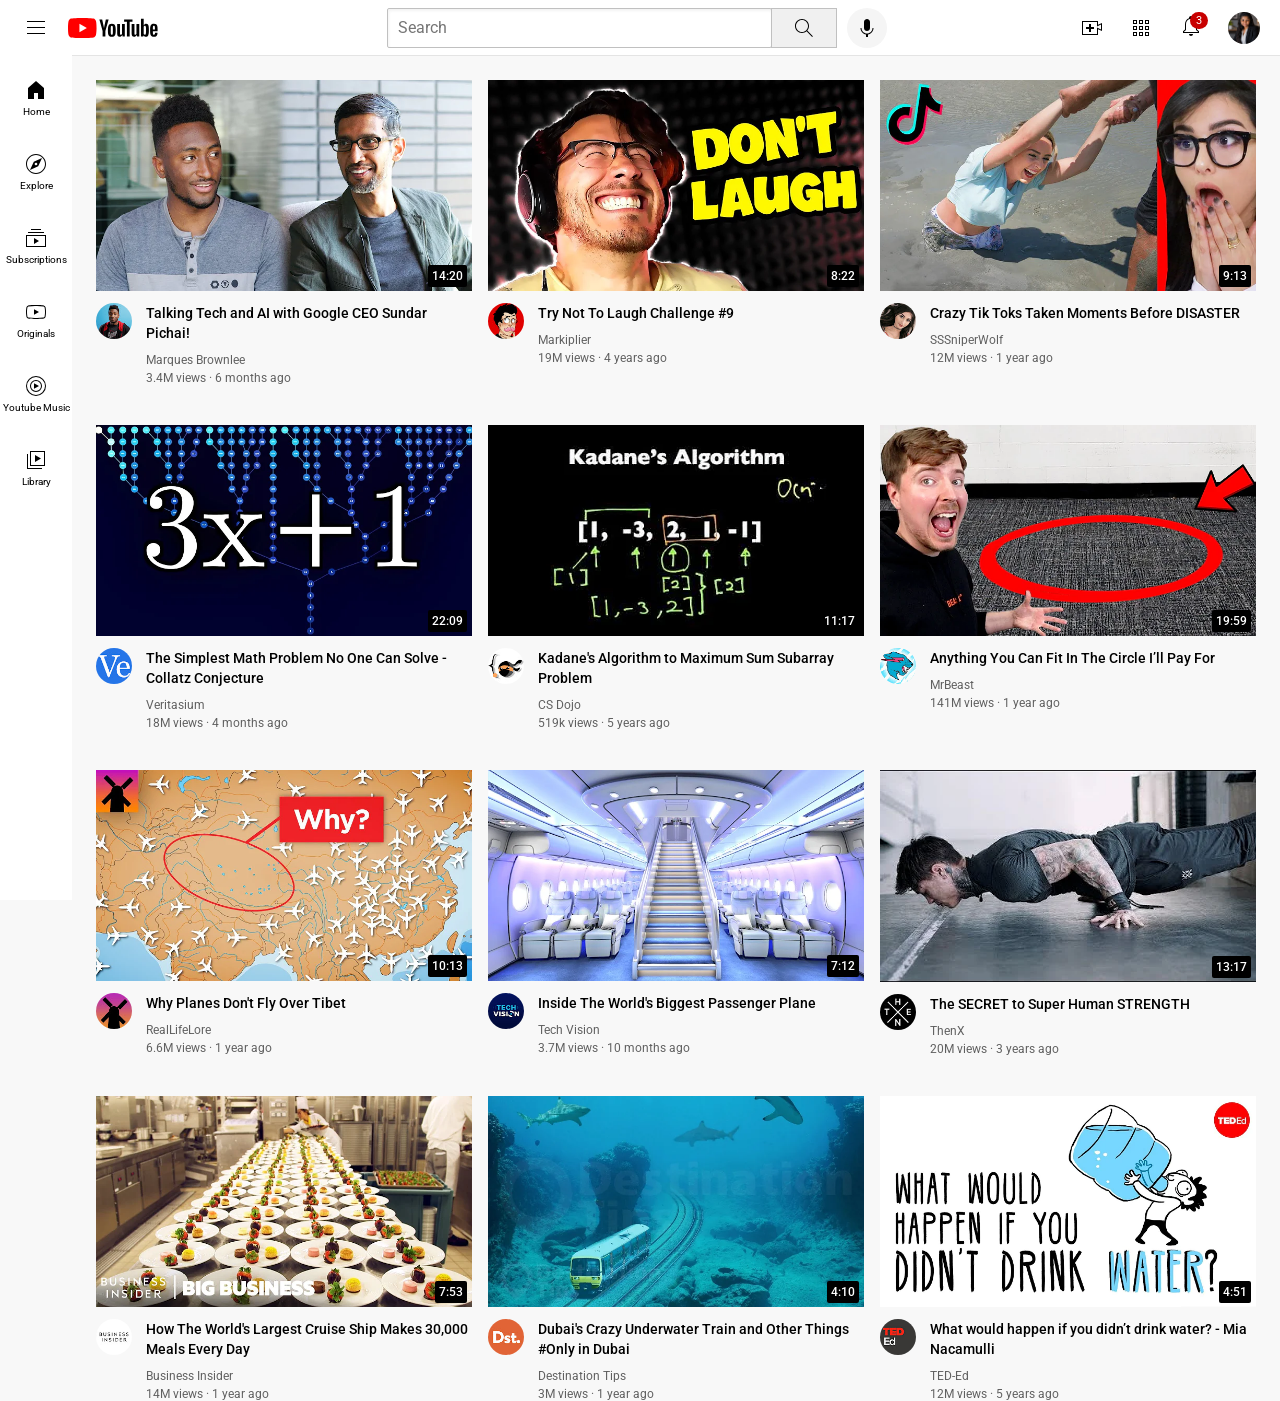
<file: index.html>
<!DOCTYPE html>
<html>
  <head>
    <title>Youtube.com Clone</title>
    <link rel="preconnect" href="https://fonts.googleapis.com">
   <link rel="preconnect" href="https://fonts.gstatic.com" crossorigin>
   <link href="https://fonts.googleapis.com/css2?family=Roboto:ital,wght@0,100..900;1,100..900&display=swap" rel="stylesheet">
   <link rel="preconnect" href="https://fonts.googleapis.com">
   <link rel="preconnect" href="https://fonts.gstatic.com" crossorigin>
   <link href="https://fonts.googleapis.com/css2?family=Roboto:ital,wght@0,100..900;1,100..900&display=swap" rel="stylesheet">
   <link rel="preconnect" href="https://fonts.googleapis.com">
   <link rel="preconnect" href="https://fonts.gstatic.com" crossorigin>
   <link href="https://fonts.googleapis.com/css2?family=Roboto:ital,wght@0,100..900;1,100..900&display=swap" rel="stylesheet">
   <link rel="stylesheet" href="styles/general.css">
   <link rel="stylesheet" href="styles/video.css">
   <link rel="stylesheet" href="styles/sidebar.css">
   <link rel="stylesheet" href="styles/header.css">
  </head>
  <body>
    <div class="header" >
      <div class="left-section">
        <img class="hamburger-menu"  src="icons/hamburger-menu.svg">
        <img class="youtube-logo"   src="icons/youtube-logo.svg">
      </div>
      <div class="middle-section">
         <input class="search-bar" type="text"  placeholder="Search">
          <button class="search-button">
            <img class="search-icon" src="icons/search.svg">
            <div class="tooltip">Search</div>
          </button>
          <button class="voice-search-button">
            <img class="voice-search-icon" src="icons/voice-search-icon.svg">
            <div class="tooltip">Search with your voice</div>
          </button>
      </div>
      <div class="right-section">
        <div class="upload-icon-container">
          <img class="upload-icon" src="icons/upload.svg">
          <div class="tooltip">Create</div>
        </div>
        <div class="youtube-apps-container">
          <img  class="youtube-apps-icon" src="icons/youtube-apps.svg">
          <div class="tooltip">Youtube apps</div>
        </div>
        <div class="not-app">
          <div class="notifications-icon-container">
            <img class="notifications-icon" src="icons/notifications.svg">
            <div class="notifications-count">3</div>
            <div class="tooltip">Notifications</div>
          </div>
        </div>
       
        <img class="current-user-picture"  src="channel/my-channel.jpeg">
      </div>
    </div>
    

    <div class="sidebar">
      <div class="sidebar-link">
        <img src="icons/home.svg">
        <div>Home</div>
      </div>
      <div class="sidebar-link">
         <img src="icons/explore.svg">
         <div>Explore</div>
      </div>
      <div class="sidebar-link">
        <img src="icons/subscriptions.svg">
        <div>Subscriptions</div>
      </div>
      <div class="sidebar-link">
        <img src="icons/originals.svg">
        <div>Originals</div>
      </div>
      <div class="sidebar-link">
        <img src="icons/youtube-music.svg">
        <div>Youtube Music</div>
      </div>
      <div class="sidebar-link">
        <img src="icons/library.svg">
        <div>Library</div>
      </div>
    </div>

    <div class="video-grid">
      <div class="video-preview">
      <div class="thumbnail-row">
        <img class="thumbnail" src="thumbnails/thumbnail-1.webp">
        <div class="video-time">14:20</div>
      </div>
      <div class="video-info-grid">
        <div class="channel-picture">
           <img class="profile-picture" src="channel/channel-1.jpeg">
        </div>
        <div class="video-info">
          <p class="video-title">
           Talking Tech and AI with Google CEO Sundar Pichai!
          </p>
          <p class="video-author">
            Marques Brownlee
          </p>
          <p class="video-stats">
            3.4M views &#183; 6 months ago
          </p>
        </div>
      </div>
    </div>

    <div class="video-preview">
      <div class="thumbnail-row">
        <img class="thumbnail" src="thumbnails/thumbnail-2.webp">
        <div class="video-time">8:22</div>
      </div>
      <div class="video-info-grid">
        <div class="channel-picture">
          <img class="profile-picture"
           src="channel/channel-2.jpeg">
        </div>
        <div class="video-info">
          <p class="video-title">
            Try Not To Laugh Challenge #9
          </p>
          <p class="video-author">
             Markiplier
          </p>
          <p class="video-stats">
            19M views &#183; 4 years ago
         </p>
        </div>
      </div> 
    </div>
    <div class="video-preview">
      <div class="thumbnail-row">
        <img class="thumbnail" src="thumbnails/thumbnail-3.webp">
        <div class="video-time">9:13</div>
      </div>
      <div class="video-info-grid">
        <div class="channel-picture">
           <img class="profile-picture"
            src="channel/channel-3.jpeg">
        </div>
        <div class="video-info">
          <p class="video-title">
            Crazy Tik Toks Taken Moments Before DISASTER
          </p>
          <p class="video-author">
            SSSniperWolf
          </p>
          <p class="video-stats">
            12M views &#183; 1 year ago
          </p>
        </div>
      </div>
    </div>

    <div class="video-preview">
      <div class="thumbnail-row">
        <img class="thumbnail" src="thumbnails/thumbnail-4.webp">
        <div class="video-time">22:09</div>
      </div>
      <div class="video-info-grid">
        <div class="channel-picture">
          <img class="profile-picture"
           src="channel/channel-4.jpeg">
        </div>
        <div class="video-info">
          <p class="video-title">
            The Simplest Math Problem No One Can Solve - Collatz Conjecture
          </p>
          <p class="video-author">
            Veritasium
          </p>
          <p class="video-stats">
            18M views &#183; 4 months ago
         </p>
        </div>
      </div> 
    </div>
    <div class="video-preview">
      <div class="thumbnail-row">
        <img class="thumbnail" src="thumbnails/thumbnail-5.webp">
        <div class="video-time">11:17</div>
      </div>
      <div class="video-info-grid">
        <div class="channel-picture">
           <img class="profile-picture"
            src="channel/channel-5.jpeg">
        </div>
        <div class="video-info">
          <p class="video-title">
            Kadane's Algorithm to Maximum Sum Subarray Problem
          </p>
          <p class="video-author">
            CS Dojo
          </p>
          <p class="video-stats">
            519k views &#183; 5 years ago
          </p>
        </div>
      </div>
    </div>

    <div class="video-preview">
      <div class="thumbnail-row">
        <img class="thumbnail" src="thumbnails/thumbnail-6.webp">
        <div class="video-time">19:59</div>
      </div>
      <div class="video-info-grid">
        <div class="channel-picture">
          <img class="profile-picture"
           src="channel/channel-6.jpeg">
        </div>
        <div class="video-info">
          <p class="video-title">
            Anything You Can Fit In The Circle I’ll Pay For
          </p>
          <p class="video-author">
            MrBeast
          </p>
          <p class="video-stats">
            141M views &#183; 1 year ago
         </p>
        </div>
      </div> 
    </div>


    <div class="video-preview">
      <div class="thumbnail-row">
        <img class="thumbnail" src="thumbnails/thumbnail-7.webp">
        <div class="video-time">10:13</div>
      </div>
      <div class="video-info-grid">
        <div class="channel-picture">
           <img class="profile-picture"
            src="channel/channel-7.jpeg">
        </div>
        <div class="video-info">
          <p class="video-title">
            Why Planes Don't Fly Over Tibet
          </p>
          <p class="video-author">
            RealLifeLore
          </p>
          <p class="video-stats">
           6.6M views &#183; 1 year ago
          </p>
        </div>
      </div>
    </div>

    <div class="video-preview">
      <div class="thumbnail-row">
        <img class="thumbnail" src="thumbnails/thumbnail-8.webp">
        <div class="video-time">7:12</div>
      </div>
      <div class="video-info-grid">
        <div class="channel-picture">
           <img class="profile-picture"
            src="channel/channel-8.jpeg">
        </div>
        <div class="video-info">
          <p class="video-title">
            Inside The World's Biggest Passenger Plane
          </p>
          <p class="video-author">
            Tech Vision
          </p>
          <p class="video-stats">
           3.7M views &#183; 10 months ago
          </p>
        </div>
      </div>
    </div>

    <div class="video-preview">
      <div class="thumbnail-row">
        <img class="thumbnail" src="thumbnails/thumbnail-9.webp">
        <div class="video-time">13:17</div>
      </div>
      <div class="video-info-grid">
        <div class="channel-picture">
           <img class="profile-picture"
            src="channel/channel-9.jpeg">
        </div>
        <div class="video-info">
          <p class="video-title">
            The SECRET to Super Human STRENGTH
          </p>
          <p class="video-author">
            ThenX
          </p>
          <p class="video-stats">
           20M views &#183; 3 years ago
          </p>
        </div>
      </div>
    </div>

    <div class="video-preview">
      <div class="thumbnail-row">
        <img class="thumbnail" src="thumbnails/thumbnail-10.webp">
        <div class="video-time">7:53</div>
      </div>
      <div class="video-info-grid">
        <div class="channel-picture">
           <img class="profile-picture"
            src="channel/channel-10.jpeg">
        </div>
        <div class="video-info">
          <p class="video-title">
            How The World's Largest Cruise Ship Makes 30,000 Meals Every Day
          </p>
          <p class="video-author">
            Business Insider
          </p>
          <p class="video-stats">
           14M views &#183; 1 year ago
          </p>
        </div>
      </div>
    </div>

    <div class="video-preview">
      <div class="thumbnail-row">
        <img class="thumbnail" src="thumbnails/thumbnail-11.webp">
        <div class="video-time">4:10</div>
      </div>
      <div class="video-info-grid">
        <div class="channel-picture">
           <img class="profile-picture"
            src="channel/channel-11.jpeg">
        </div>
        <div class="video-info">
          <p class="video-title">
           Dubai's Crazy Underwater Train and Other Things #Only in Dubai
          </p>
          <p class="video-author">
            Destination Tips
          </p>
          <p class="video-stats">
           3M views &#183; 1 year ago
          </p>
        </div>
      </div>
    </div>

    <div class="video-preview">
      <div class="thumbnail-row">
        <img class="thumbnail" src="thumbnails/thumbnail-12.webp">
        <div class="video-time">4:51</div>
      </div>
      <div class="video-info-grid">
        <div class="channel-picture">
           <img class="profile-picture"
            src="channel/channel-12.jpeg">
        </div>
        <div class="video-info">
          <p class="video-title">
           What would happen if you didn’t drink water? - Mia Nacamulli
          </p>
          <p class="video-author">
           TED-Ed
          </p>
          <p class="video-stats">
           12M views &#183; 5 years ago
          </p>
        </div>
      </div>
    </div>
  </div>
  </body>
</html>
</file>
<file: styles/general.css>
p {
   font-family: Roboto,Arial;
   margin-top: 0;
   margin-bottom: 0;
  }

body {
  margin: 0;
  padding-top: 80px;
  padding-left: 96px;
  padding-right: 24px;
  background-color: rgb(248, 248, 248);
}
</file>
<file: styles/video.css>
.thumbnail {
   width: 100%;
}
  
 .video-title {
  font-size:  14px;
  margin-top: 0;
  font-weight: 500;
  line-height: 20px;
  margin-bottom: 10px;
}
    
.video-info-grid {
  display: grid;
  grid-template-columns: 50px 1fr;
}

.profile-picture {
  width: 36px;
  border-radius: 50px;
}

.thumbnail-row {
  margin-bottom: 8px;
  position: relative;
}

.video-author,
.video-stats {
 font-size: 12px;
 color: rgb(96,96,96);
}

.video-author {
 margin-bottom: 4px;
}

.video-grid {
  display: grid;
  grid-template-columns: 1fr 1fr 1fr;
  column-gap: 16px;
  row-gap: 40px;
}

.video-time {
  font-family: Roboto,arial;
  font-size: 12px;
  font-weight: 500;
  padding-left: 4px;
  padding-right: 4px;
  padding-top: 4px;
  padding-bottom: 4px;
  border-radius: 2px;
  background-color: black;
  color: white;
  position: absolute;
  bottom: 8px;
  right: 5px;
}
</file>
<file: styles/sidebar.css>
.sidebar {
  position: fixed;
  left: 0;
  bottom: 0;
  top: 55px;
  background-color: white;
  width : 72px;
  z-index: 200;
  padding-top: 5px;

}

.sidebar-link {
  height: 74px;
  display : flex;
  flex-direction: column;
  justify-content: center;
  align-items: center;
  cursor: pointer;
}

.sidebar-link:hover {
  background-color: rgb(235, 235,235);

}

.sidebar-link img {
  height : 24px;
  margin-bottom: 4px;
}

.sidebar-link div {
  font-family: Roboto,Arial;
  font-size: 10px;

}
</file>
<file: styles/header.css>
.header {
  height: 55px;

  display: flex;
  flex-direction: row;
  justify-content: space-between ;

  position: fixed;
  top:0;
  left: 0;
  right: 0;
  z-index:100;

  background-color: white;
  border-bottom-width: 1px;
  border-bottom-style: solid;
  border-bottom-color: rgb(228, 228, 228);
}

.left-section {
  display: flex;
  align-items: center;
}

.hamburger-menu {
  height : 24px;
  margin-left: 24px;
  margin-right: 20px;

} 

.youtube-logo {
  height: 20px;
}

.middle-section {
  flex: 1;
  margin-left: 70px ;
  margin-right: 35px;
  max-width: 500px;
  display: flex;
  align-items: center;
}

.search-bar {
  flex:1;
  height: 36px;
  padding-left: 10px;
  font-size: 16px;
  border-width: 1px;
  border-style: solid;
  border-color: rgb(192, 192, 192);
  border-radius: 2px;
  box-shadow: inset 1px 2px 3px rgba(0, 0, 0, 0.05);
  width: 0;
}

.search-bar::placeholder {
  font-family: Roboto,arial;
  font-size:16px;
}

.search-button {
  height: 40px;
  width: 66px;
  background-color: rgb(240, 240, 240);
  border-width: 1px;
  border-style: solid;
  border-color: rgb(192, 192, 192);
  margin-left: -1px;
  margin-right: 10px ;
}

.search-button,
.voice-search-button,
.upload-icon-container,
.youtube-apps-container,
.not-app {
  display: flex;
  justify-content: center;
  align-items: center;
  position : relative;
}

.search-button .tooltip,
.voice-search-button .tooltip,
.upload-icon-container .tooltip,
.youtube-apps-container .tooltip,
.not-app .tooltip{
  font-family: Roboto,Arial;
  position: absolute;
  background-color: gray;
  color: white ;
  padding-top: 4px;
  padding-bottom: 4px;
  padding-left:8px;
  padding-right: 8px;
  border-radius: 2px;
  font-size: 12px;
  bottom:-30px;
  opacity: 0;
  transition: opacity 0.15s;
  pointer-events: none;
  white-space: nowrap;
}

.search-button:hover .tooltip,
.voice-search-button:hover .tooltip,
.upload-icon-container:hover .tooltip,
.youtube-apps-container:hover .tooltip,
.not-app:hover .tooltip
{
  opacity: 1;
}

.search-icon {
  height: 24px;
}

.voice-search-button {
  height: 40px;
  width: 40px;
  border-radius: 20px;
  border: none;
  background-color: rgb(245, 245, 245);
}

.voice-search-icon {
  height: 24px;
}

.right-section {
  width: 180px;
  margin-right: 20px;
  display: flex;
  align-items: center;
  justify-content: space-between;
  flex-shrink: 0;
}

.upload-icon {
  height : 24px;
}

.youtube-apps-icon {
  height: 24px;
}

.notifications-icon {
  height : 24px;
}

.notifications-icon-container {
  position: relative ;

}

.notifications-count {
  position : absolute;
  top: -2px;
  right : -5px;
  background-color: rgb(200, 0, 0);
  color: white;
  font-family : Roboto,Arial;
  font-size: 11px;
  padding-left: 6px;
  padding-right: 6px;
  padding-top: 2px;
  padding-bottom:2px;
  border-radius: 12px;
}

.current-user-picture {
  width: 32px;
  height: 32px;
  border-radius: 50%;
  object-fit: cover;
  cursor: pointer;
}
</file>
